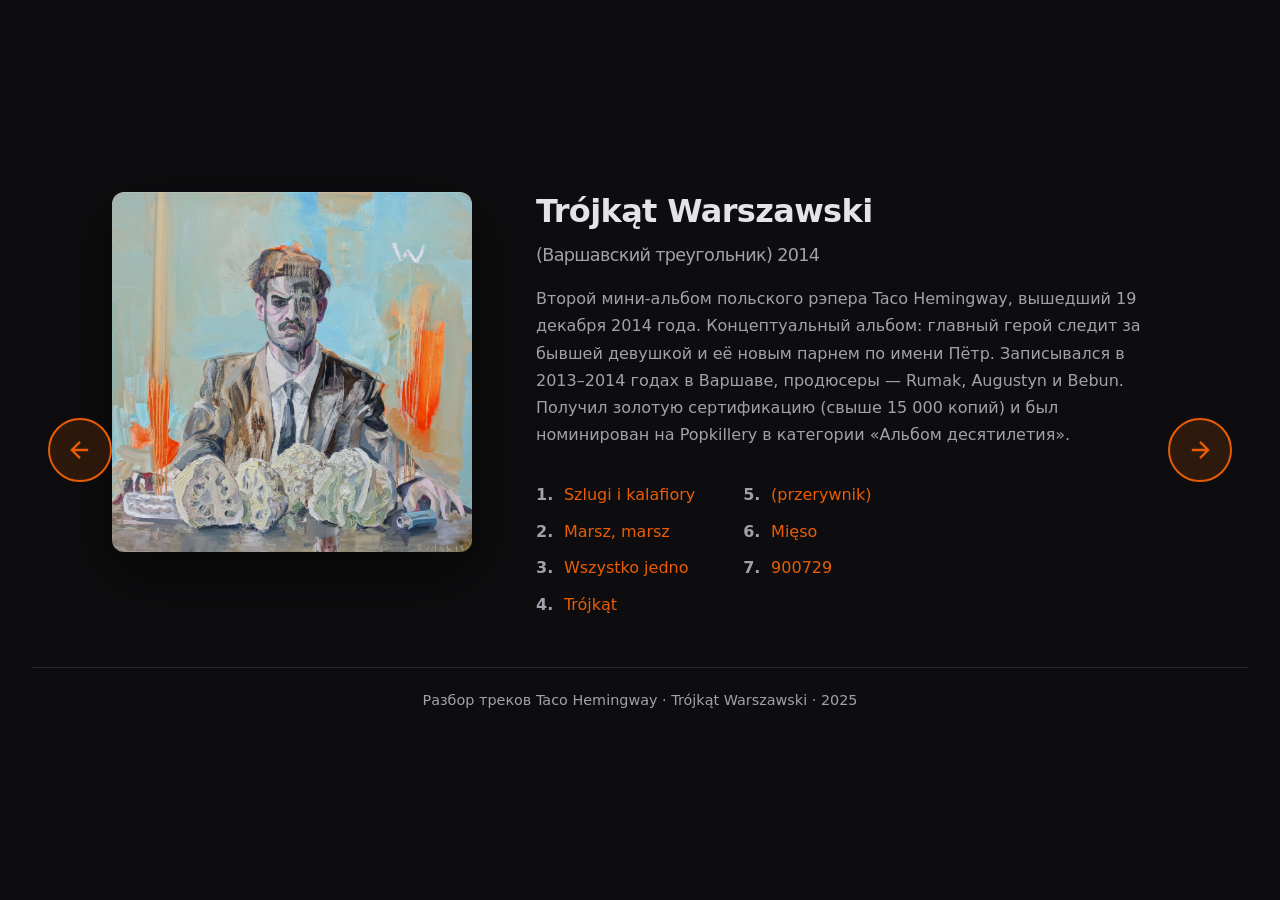
<file: album.html>
<!DOCTYPE html>
<html lang="ru">
<head>
  <meta charset="UTF-8">
  <meta name="viewport" content="width=device-width, initial-scale=1.0">
  <title>Trójkąt Warszawski — Разбор треков</title>
  <link rel="stylesheet" href="styles.css">
</head>
<body>
  <section class="album-page visible" style="display: flex;">
    <a href="index.html" class="nav-arrow nav-arrow-left" aria-label="Назад">
      <svg viewBox="0 0 24 24" fill="none" stroke="currentColor" stroke-width="2">
        <path d="M19 12H5M12 19l-7-7 7-7"/>
      </svg>
    </a>
    <a href="szlugi-i-kalafiory.html" class="nav-arrow nav-arrow-right" aria-label="К первому треку">
      <svg viewBox="0 0 24 24" fill="none" stroke="currentColor" stroke-width="2">
        <path d="M5 12h14M12 5l7 7-7 7"/>
      </svg>
    </a>

    <div class="album-content">
      <div class="album-cover">
        <img src="trojkat warszawski/Okładka - Geniusz Piotr Dudek.jpg" alt="Trójkąt Warszawski">
      </div>
      <div class="album-info">
        <h1 class="album-title">Trójkąt Warszawski<br><span class="album-subtitle">(Варшавский треугольник) 2014</span></h1>
        <p class="album-description">
          Второй мини-альбом польского рэпера Taco Hemingway, вышедший 19 декабря 2014 года. Концептуальный альбом: главный герой следит за бывшей девушкой и её новым парнем по имени Пётр. Записывался в 2013–2014 годах в Варшаве, продюсеры — Rumak, Augustyn и Bebun. Получил золотую сертификацию (свыше 15 000 копий) и был номинирован на Popkillery в категории «Альбом десятилетия».
        </p>
        <div class="track-list track-list-by-column">
          <div class="track-list-col">
            <a href="szlugi-i-kalafiory.html" class="track-link"><span class="track-num">1.</span> Szlugi i kalafiory</a>
            <a href="marsz-marsz.html" class="track-link"><span class="track-num">2.</span> Marsz, marsz</a>
            <a href="wszystko-jedno.html" class="track-link"><span class="track-num">3.</span> Wszystko jedno</a>
            <a href="trojkat.html" class="track-link"><span class="track-num">4.</span> Trójkąt</a>
          </div>
          <div class="track-list-col">
            <a href="przerywnik.html" class="track-link"><span class="track-num">5.</span> (przerywnik)</a>
            <a href="mieso.html" class="track-link"><span class="track-num">6.</span> Mięso</a>
            <a href="900729.html" class="track-link"><span class="track-num">7.</span> 900729</a>
          </div>
        </div>
      </div>
    </div>

    <footer class="site-footer">
      <p>Разбор треков Taco Hemingway · Trójkąt Warszawski · 2025</p>
    </footer>
  </section>
</body>
</html>
</file>
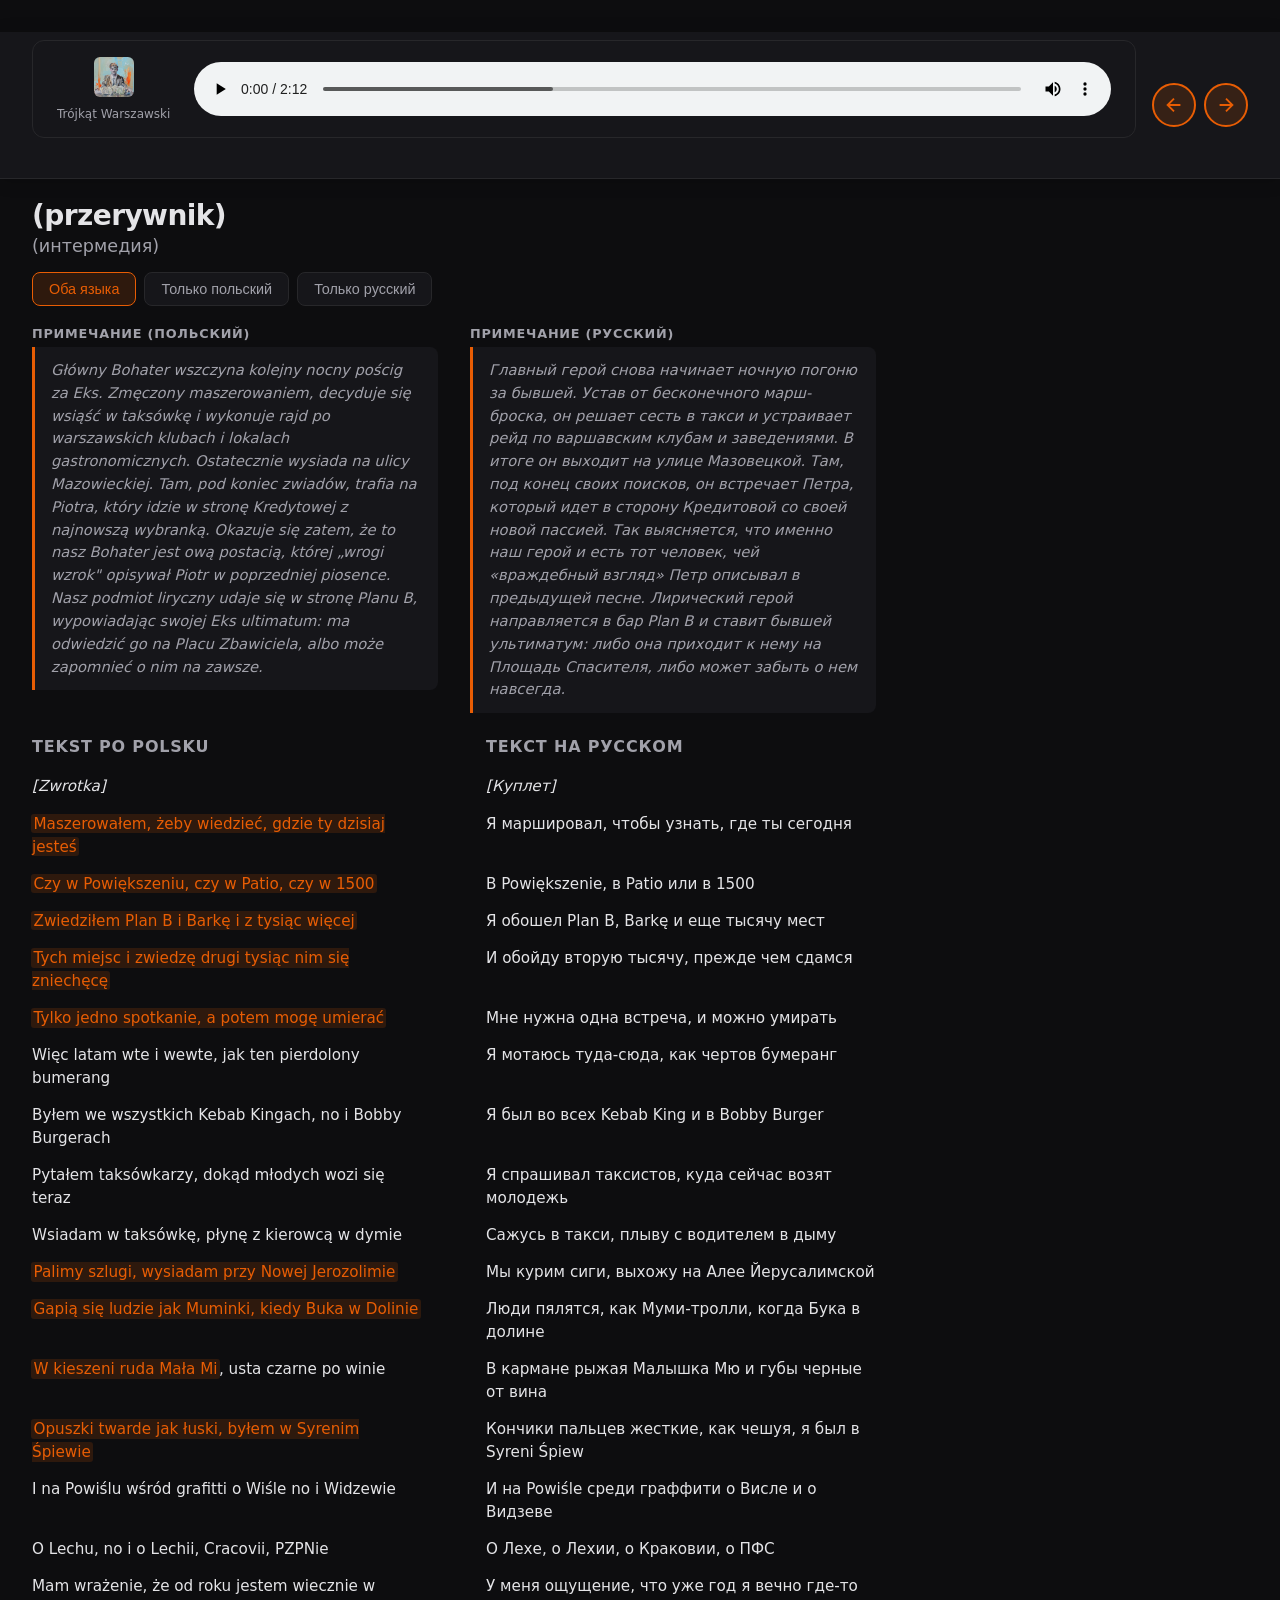
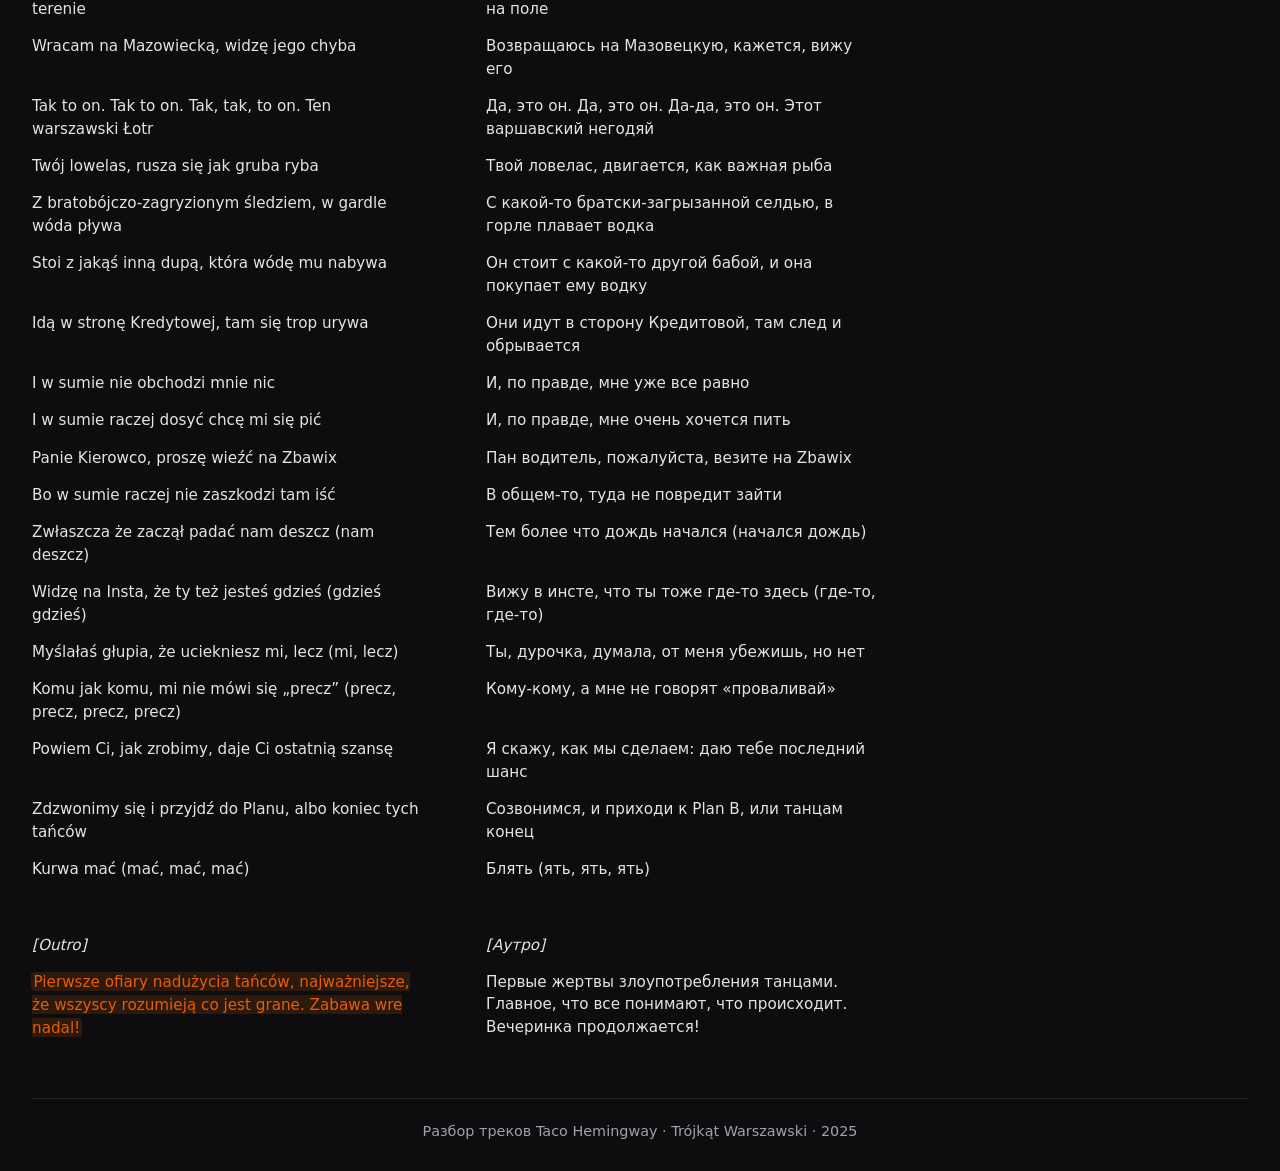
<file: przerywnik.html>
<!DOCTYPE html>
<html lang="ru">
<head>
  <meta charset="UTF-8">
  <meta name="viewport" content="width=device-width, initial-scale=1.0">
  <title>(интермедия) — Разбор треков</title>
  <link rel="stylesheet" href="styles.css">
</head>
<body class="view-both">
  <section class="track-section visible" style="display: block;">
    <header class="track-top-bar">
      <div class="player-bar player-bar-inline">
        <div class="player-album-block">
          <div class="player-album-art">
            <img src="trojkat%20warszawski/Ok%C5%82adka%20-%20Geniusz%20Piotr%20Dudek.jpg" alt="Обложка">
          </div>
          <a href="album.html" class="track-album-link">Trójkąt Warszawski</a>
        </div>
        <div class="player-controls">
          <audio controls style="max-width: 100%; flex: 1;">
            <source src="trojkat%20warszawski/05%20-%20Taco%20Hemingway%20-%20(Przerywnik)%20-%202024%20Remaster.mp3" type="audio/mpeg">
          </audio>
        </div>
      </div>
      <nav class="track-nav" aria-label="Навигация по трекам">
        <a href="trojkat.html" class="nav-arrow nav-arrow-left" aria-label="Предыдущий трек">
          <svg viewBox="0 0 24 24" fill="none" stroke="currentColor" stroke-width="2"><path d="M19 12H5M12 19l-7-7 7-7"/></svg>
        </a>
        <a href="mieso.html" class="nav-arrow nav-arrow-right" aria-label="Следующий трек">
          <svg viewBox="0 0 24 24" fill="none" stroke="currentColor" stroke-width="2"><path d="M5 12h14M12 5l7 7-7 7"/></svg>
        </a>
      </nav>
    </header>
    <div class="track-content-main">
    <h1 class="track-page-title">(przerywnik)</h1>
    <p class="track-subtitle">(интермедия)</p>
    <div class="content-wrapper" id="contentWrapper">
      <div class="lyrics-main">
        <div class="view-toggles" role="tablist" aria-label="Режим отображения текста">
          <button type="button" class="view-toggle active" data-view="both" aria-pressed="true">Оба языка</button>
          <button type="button" class="view-toggle" data-view="pol" aria-pressed="false">Только польский</button>
          <button type="button" class="view-toggle" data-view="ru" aria-pressed="false">Только русский</button>
        </div>
        
        <div class="notes-block">
          <div class="note-block note-pl">
            <h4 class="note-label">Примечание (польский)</h4>
            <blockquote class="lyrics-note">Główny Bohater wszczyna kolejny nocny pościg za Eks. Zmęczony maszerowaniem, decyduje się wsiąść w taksówkę i wykonuje rajd po warszawskich klubach i lokalach gastronomicznych. Ostatecznie wysiada na ulicy Mazowieckiej. Tam, pod koniec zwiadów, trafia na Piotra, który idzie w stronę Kredytowej z najnowszą wybranką. Okazuje się zatem, że to nasz Bohater jest ową postacią, której „wrogi wzrok&quot; opisywał Piotr w poprzedniej piosence. Nasz podmiot liryczny udaje się w stronę Planu B, wypowiadając swojej Eks ultimatum: ma odwiedzić go na Placu Zbawiciela, albo może zapomnieć o nim na zawsze.</blockquote>
          </div>
          <div class="note-block note-ru">
            <h4 class="note-label">Примечание (русский)</h4>
            <blockquote class="lyrics-note">Главный герой снова начинает ночную погоню за бывшей. Устав от бесконечного марш-броска, он решает сесть в такси и устраивает рейд по варшавским клубам и заведениями. В итоге он выходит на улице Мазовецкой. Там, под конец своих поисков, он встречает Петра, который идет в сторону Кредитовой со своей новой пассией. Так выясняется, что именно наш герой и есть тот человек, чей «враждебный взгляд» Петр описывал в предыдущей песне. Лирический герой направляется в бар Plan B и ставит бывшей ультиматум: либо она приходит к нему на Площадь Спасителя, либо может забыть о нем навсегда.</blockquote>
          </div>
        </div>
        <div class="lyrics-columns lyrics-paired" id="lyricsColumns">
          <div class="lyrics-paired-headers">
            <h3 class="lyrics-line-pl">Tekst po polsku</h3>
            <h3 class="lyrics-line-ru">Текст на русском</h3>
          </div>
          <div class="lyrics-text" id="lyricsPolish"><div class="lyrics-part">
<div class="lyrics-line-pair"><div class="lyrics-line-pl"><p><em>[Zwrotka]</em></p></div><div class="lyrics-line-ru"><p><em>[Куплет]</em></p></div></div>
<div class="lyrics-line-pair"><div class="lyrics-line-pl"><p><span class="keyword" data-key="1">Maszerowałem, żeby wiedzieć, gdzie ty dzisiaj jesteś</span></p></div><div class="lyrics-line-ru"><p>Я маршировал, чтобы узнать, где ты сегодня</p></div></div>
<div class="lyrics-line-pair"><div class="lyrics-line-pl"><p><span class="keyword" data-key="2">Czy w Powiększeniu, czy w Patio, czy w 1500</span></p></div><div class="lyrics-line-ru"><p>В Powiększenie, в Patio или в 1500</p></div></div>
<div class="lyrics-line-pair"><div class="lyrics-line-pl"><p><span class="keyword" data-key="3">Zwiedziłem Plan B i Barkę i z tysiąc więcej</span></p></div><div class="lyrics-line-ru"><p>Я обошел Plan B, Barkę и еще тысячу мест</p></div></div>
<div class="lyrics-line-pair"><div class="lyrics-line-pl"><p><span class="keyword" data-key="4">Tych miejsc i zwiedzę drugi tysiąc nim się zniechęcę</span></p></div><div class="lyrics-line-ru"><p>И обойду вторую тысячу, прежде чем сдамся</p></div></div>
<div class="lyrics-line-pair"><div class="lyrics-line-pl"><p><span class="keyword" data-key="5">Tylko jedno spotkanie, a potem mogę umierać</span></p></div><div class="lyrics-line-ru"><p>Мне нужна одна встреча, и можно умирать</p></div></div>
<div class="lyrics-line-pair"><div class="lyrics-line-pl"><p>Więc latam wte i wewte, jak ten pierdolony bumerang</p></div><div class="lyrics-line-ru"><p>Я мотаюсь туда-сюда, как чертов бумеранг</p></div></div>
<div class="lyrics-line-pair"><div class="lyrics-line-pl"><p>Byłem we wszystkich Kebab Kingach, no i Bobby Burgerach</p></div><div class="lyrics-line-ru"><p>Я был во всех Kebab King и в Bobby Burger</p></div></div>
<div class="lyrics-line-pair"><div class="lyrics-line-pl"><p>Pytałem taksówkarzy, dokąd młodych wozi się teraz</p></div><div class="lyrics-line-ru"><p>Я спрашивал таксистов, куда сейчас возят молодежь</p></div></div>
<div class="lyrics-line-pair"><div class="lyrics-line-pl"><p>Wsiadam w taksówkę, płynę z kierowcą w dymie</p></div><div class="lyrics-line-ru"><p>Сажусь в такси, плыву с водителем в дыму</p></div></div>
<div class="lyrics-line-pair"><div class="lyrics-line-pl"><p><span class="keyword" data-key="6">Palimy szlugi, wysiadam przy Nowej Jerozolimie</span></p></div><div class="lyrics-line-ru"><p>Мы курим сиги, выхожу на Алее Йерусалимской</p></div></div>
<div class="lyrics-line-pair"><div class="lyrics-line-pl"><p><span class="keyword" data-key="7">Gapią się ludzie jak Muminki, kiedy Buka w Dolinie</span></p></div><div class="lyrics-line-ru"><p>Люди пялятся, как Муми-тролли, когда Бука в долине</p></div></div>
<div class="lyrics-line-pair"><div class="lyrics-line-pl"><p><span class="keyword" data-key="8">W kieszeni ruda Mała Mi</span>, usta czarne po winie</p></div><div class="lyrics-line-ru"><p>В кармане рыжая Малышка Мю и губы черные от вина</p></div></div>
<div class="lyrics-line-pair"><div class="lyrics-line-pl"><p><span class="keyword" data-key="9">Opuszki twarde jak łuski, byłem w Syrenim Śpiewie</span></p></div><div class="lyrics-line-ru"><p>Кончики пальцев жесткие, как чешуя, я был в Syreni Śpiew</p></div></div>
<div class="lyrics-line-pair"><div class="lyrics-line-pl"><p>I na Powiślu wśród grafitti o Wiśle no i Widzewie</p></div><div class="lyrics-line-ru"><p>И на Powiśle среди граффити о Висле и о Видзеве</p></div></div>
<div class="lyrics-line-pair"><div class="lyrics-line-pl"><p>O Lechu, no i o Lechii, Cracovii, PZPNie</p></div><div class="lyrics-line-ru"><p>О Лехе, о Лехии, о Краковии, о ПФС</p></div></div>
<div class="lyrics-line-pair"><div class="lyrics-line-pl"><p>Mam wrażenie, że od roku jestem wiecznie w terenie</p></div><div class="lyrics-line-ru"><p>У меня ощущение, что уже год я вечно где-то на поле</p></div></div>
<div class="lyrics-line-pair"><div class="lyrics-line-pl"><p>Wracam na Mazowiecką, widzę jego chyba</p></div><div class="lyrics-line-ru"><p>Возвращаюсь на Мазовецкую, кажется, вижу его</p></div></div>
<div class="lyrics-line-pair"><div class="lyrics-line-pl"><p>Tak to on. Tak to on. Tak, tak, to on. Ten warszawski Łotr</p></div><div class="lyrics-line-ru"><p>Да, это он. Да, это он. Да-да, это он. Этот варшавский негодяй</p></div></div>
<div class="lyrics-line-pair"><div class="lyrics-line-pl"><p>Twój lowelas, rusza się jak gruba ryba</p></div><div class="lyrics-line-ru"><p>Твой ловелас, двигается, как важная рыба</p></div></div>
<div class="lyrics-line-pair"><div class="lyrics-line-pl"><p>Z bratobójczo-zagryzionym śledziem, w gardle wóda pływa</p></div><div class="lyrics-line-ru"><p>С какой-то братски-загрызанной селдью, в горле плавает водка</p></div></div>
<div class="lyrics-line-pair"><div class="lyrics-line-pl"><p>Stoi z jakąś inną dupą, która wódę mu nabywa</p></div><div class="lyrics-line-ru"><p>Он стоит с какой-то другой бабой, и она покупает ему водку</p></div></div>
<div class="lyrics-line-pair"><div class="lyrics-line-pl"><p>Idą w stronę Kredytowej, tam się trop urywa</p></div><div class="lyrics-line-ru"><p>Они идут в сторону Кредитовой, там след и обрывается</p></div></div>
<div class="lyrics-line-pair"><div class="lyrics-line-pl"><p>I w sumie nie obchodzi mnie nic</p></div><div class="lyrics-line-ru"><p>И, по правде, мне уже все равно</p></div></div>
<div class="lyrics-line-pair"><div class="lyrics-line-pl"><p>I w sumie raczej dosyć chcę mi się pić</p></div><div class="lyrics-line-ru"><p>И, по правде, мне очень хочется пить</p></div></div>
<div class="lyrics-line-pair"><div class="lyrics-line-pl"><p>Panie Kierowco, proszę wieźć na Zbawix</p></div><div class="lyrics-line-ru"><p>Пан водитель, пожалуйста, везите на Zbawix</p></div></div>
<div class="lyrics-line-pair"><div class="lyrics-line-pl"><p>Bo w sumie raczej nie zaszkodzi tam iść</p></div><div class="lyrics-line-ru"><p>В общем-то, туда не повредит зайти</p></div></div>
<div class="lyrics-line-pair"><div class="lyrics-line-pl"><p>Zwłaszcza że zaczął padać nam deszcz (nam deszcz)</p></div><div class="lyrics-line-ru"><p>Тем более что дождь начался (начался дождь)</p></div></div>
<div class="lyrics-line-pair"><div class="lyrics-line-pl"><p>Widzę na Insta, że ty też jesteś gdzieś (gdzieś gdzieś)</p></div><div class="lyrics-line-ru"><p>Вижу в инсте, что ты тоже где-то здесь (где-то, где-то)</p></div></div>
<div class="lyrics-line-pair"><div class="lyrics-line-pl"><p>Myślałaś głupia, że uciekniesz mi, lecz (mi, lecz)</p></div><div class="lyrics-line-ru"><p>Ты, дурочка, думала, от меня убежишь, но нет</p></div></div>
<div class="lyrics-line-pair"><div class="lyrics-line-pl"><p>Komu jak komu, mi nie mówi się „precz” (precz, precz, precz, precz)</p></div><div class="lyrics-line-ru"><p>Кому-кому, а мне не говорят «проваливай»</p></div></div>
<div class="lyrics-line-pair"><div class="lyrics-line-pl"><p>Powiem Ci, jak zrobimy, daje Ci ostatnią szansę</p></div><div class="lyrics-line-ru"><p>Я скажу, как мы сделаем: даю тебе последний шанс</p></div></div>
<div class="lyrics-line-pair"><div class="lyrics-line-pl"><p>Zdzwonimy się i przyjdź do Planu, albo koniec tych tańców</p></div><div class="lyrics-line-ru"><p>Созвонимся, и приходи к Plan B, или танцам конец</p></div></div>
<div class="lyrics-line-pair"><div class="lyrics-line-pl"><p>Kurwa mać (mać, mać, mać)</p></div><div class="lyrics-line-ru"><p>Блять (ять, ять, ять)</p></div></div>
<div class="lyrics-line-pair"><div class="lyrics-line-pl"><p></p></div><div class="lyrics-line-ru"><p></p></div></div>
</div>
<div class="lyrics-part">
<div class="lyrics-line-pair"><div class="lyrics-line-pl"><p><em>[Outro]</em></p></div><div class="lyrics-line-ru"><p><em>[Аутро]</em></p></div></div>
<div class="lyrics-line-pair"><div class="lyrics-line-pl"><p><span class="keyword" data-key="10">Pierwsze ofiary nadużycia tańców, najważniejsze, że wszyscy rozumieją co jest grane. Zabawa wre nadal!</span></p></div><div class="lyrics-line-ru"><p>Первые жертвы злоупотребления танцами. Главное, что все понимают, что происходит. Вечеринка продолжается!</p></div></div>
</div></div>
      </div>
      </div>
      <aside class="reference-panel" id="referencePanel">
        <div class="reference-header">
          <h4 id="referenceTitle">Справка</h4>
          <button class="close-reference" id="closeReference" aria-label="Закрыть">×</button>
        </div>
        <div class="reference-content" id="referenceContent">
          <p class="reference-placeholder">Кликни на выделенное слово в тексте, чтобы увидеть справку.</p>
        </div>
      </aside>
    
    </div>
    <footer class="site-footer">
      <p>Разбор треков Taco Hemingway · Trójkąt Warszawski · 2025</p>
    </footer>
  </section>
        <script>
var referencesPl = {
  1: { title: "Maszerowałem, żeby wiedzieć, gdzie ty dzisiaj jesteś", text: "Bohater opisuje, co robił w poprzedniej części EPki, czyli na przykład w utworrze Marsz, marsz Szukał on swojej eks po całej Warszawie, zwiedzał miejsca, które wspomina w następnych wersach.", url: "https://genius.com/7255042/Taco-hemingway-przerywnik/Maszerowaem-zeby-wiedziec-gdzie-ty-dzisiaj-jestes" },
  2: { title: "Czy w Powiększeniu, czy w Patio, czy w 1500", text: "Taco kolejno wymienia tutaj warszawskie kluby: Powiększenie Patio 1500m2", url: "https://genius.com/5153166/Taco-hemingway-przerywnik/Czy-w-powiekszeniu-czy-w-patio-czy-w-1500" },
  3: { title: "Zwiedziłem Plan B i Barkę i z tysiąc więcej", text: "Mamy kolejne dwa warszawskie kluby: Plan B Barka", url: "https://genius.com/5153187/Taco-hemingway-przerywnik/Zwiedziem-plan-b-i-barke-i-z-tysiac-wiecej" },
  4: { title: "Tych miejsc i zwiedzę drugi tysiąc nim się zniechęcę", text: "Póki się nie zniechęci do bohaterki to może zrobić dla niej wszystko", url: "https://genius.com/35114497/Taco-hemingway-przerywnik/Tych-miejsc-i-zwiedze-drugi-tysiac-nim-sie-zniechece" },
  5: { title: "Tylko jedno spotkanie, a potem mogę umierać", text: "Dla Filipa liczy się tylko spotkanie z EX a potem może umierać", url: "https://genius.com/35114499/Taco-hemingway-przerywnik/Tylko-jedno-spotkanie-a-potem-moge-umierac" },
  6: { title: "Palimy szlugi, wysiadam przy Nowej Jerozolimie", text: "Taksówkarz zawiózł bohatera do kolejnego warszawskiego klubu – Nowa Jerozolima", url: "https://genius.com/7255057/Taco-hemingway-przerywnik/Palimy-szlugi-wysiadam-przy-nowej-jerozolimie" },
  7: { title: "Gapią się ludzie jak Muminki, kiedy Buka w Dolinie", text: "Ludzie widząc bohatera wysiadającego z taksówki mają wrogie spojrzenie niczym Muminki, kiedy ich krainę nawiedza Buka (czarny charakter tej bajki). Poniżej fragment bajki ukazujący takie spojrzenie: https://www.youtube.com/watch?v=QeRodAoZLGk&feature=youtu.be&t=3m5s — Dolina Muminków to również nazwa klubu w Warszawie.", url: "https://genius.com/7208731/Taco-hemingway-przerywnik/Gapia-sie-ludzie-jak-muminki-kiedy-buka-w-dolinie" },
  8: { title: "W kieszeni ruda Mała Mi", text: "Bynajmniej nie chodzi tu o żołądkową gorzką. Ruda to bohaterka głównej historii przedstawionej w EP-ce, eks głównego bohatera. Ma ją w kieszeni w telefonie, wypisuje do niej wiadomości na fejsie i obserwuje jej instagram.", url: "https://genius.com/7208687/Taco-hemingway-przerywnik/W-kieszeni-ruda-maa-mi" },
  9: { title: "Opuszki twarde jak łuski, byłem w Syrenim Śpiewie", text: "Syreni Śpiew – kolejny bardzo klimatyczny warszawski klub (dobry wybór, Taco!)", url: "https://genius.com/7255065/Taco-hemingway-przerywnik/Opuszki-twarde-jak-uski-byem-w-syrenim-spiewie" },
  10: { title: "Pierwsze ofiary nadużycia tańców, najważniejsze, że wszyscy …", text: "https://youtu.be/NQu6v-zpavM?t=1m28s", url: "https://genius.com/7255084/Taco-hemingway-przerywnik/Pierwsze-ofiary-naduzycia-tancow-najwazniejsze-ze-wszyscy-rozumieja-co-jest-grane-zabawa-wre-nadal" }
};
var referencesRu = {
  
};
  </script>
  <script src="track.js"></script>
</body>
</html>
</file>
<file: styles.css>
* {
  margin: 0;
  padding: 0;
  box-sizing: border-box;
}

:root {
  --bg-dark: #0d0d0f;
  --bg-card: #16161a;
  /* Trójkąt Warszawski: оранжевые акценты с обложки */
  --accent: #e85d04;
  --accent-dim: rgba(232, 93, 4, 0.15);
  --text: #e4e4e7;
  --text-muted: #a1a1aa;
  --border: #27272a;
}

body {
  font-family: 'Segoe UI', system-ui, -apple-system, sans-serif;
  background: var(--bg-dark);
  color: var(--text);
  min-height: 100vh;
  overflow-x: hidden;
}

/* Landing */
.landing {
  position: relative;
  min-height: 100vh;
  display: flex;
  align-items: center;
  justify-content: center;
  padding: 2rem;
  position: relative;
  transition: opacity 0.6s ease, transform 0.6s ease;
}

.landing.hidden {
  opacity: 0;
  pointer-events: none;
  position: absolute;
  top: 0;
  left: 0;
  right: 0;
  transform: translateX(-100%);
}

.landing-content {
  display: flex;
  gap: 4rem;
  align-items: center;
  max-width: 1100px;
  margin-right: 5rem;
}

.rapper-photo img {
  width: 360px;
  height: 450px;
  object-fit: cover;
  border-radius: 12px;
  box-shadow: 0 20px 60px rgba(0,0,0,0.5);
}

.landing-text {
  max-width: 420px;
}

.landing-text h1 {
  font-size: 2.2rem;
  font-weight: 700;
  margin-bottom: 1rem;
  letter-spacing: -0.02em;
}

.landing-text p {
  color: var(--text-muted);
  line-height: 1.7;
  margin-bottom: 0.8rem;
}

/* Круглые стрелки */
.nav-arrow {
  position: absolute;
  top: 50%;
  transform: translateY(-50%);
  width: 64px;
  height: 64px;
  border-radius: 50%;
  border: 2px solid var(--accent);
  background: var(--accent-dim);
  color: var(--accent);
  cursor: pointer;
  display: flex;
  align-items: center;
  justify-content: center;
  transition: background 0.3s, transform 0.3s;
}

.nav-arrow:hover {
  background: var(--accent);
  color: white;
  transform: translateY(-50%) scale(1.05);
}

.nav-arrow svg {
  width: 28px;
  height: 28px;
}

.nav-arrow-right {
  right: 3rem;
}

.nav-arrow-left {
  left: 3rem;
}

/* Страница альбома */
.album-page {
  min-height: 100vh;
  display: none;
  flex-direction: column;
  align-items: center;
  justify-content: center;
  padding: 2rem;
  position: relative;
  opacity: 0;
  transform: translateX(60px);
  transition: opacity 0.7s ease, transform 0.7s ease;
}

.album-page.visible {
  display: flex;
  opacity: 1;
  transform: translateX(0);
}

.album-content {
  display: flex;
  gap: 4rem;
  align-items: flex-start;
  max-width: 1100px;
  margin: 0 5rem;
}

.album-cover img {
  width: 360px;
  height: 360px;
  object-fit: cover;
  border-radius: 12px;
  box-shadow: 0 20px 60px rgba(0, 0, 0, 0.5);
}

.album-info {
  flex: 1;
  min-width: 0;
}

.album-title {
  font-size: 2rem;
  font-weight: 700;
  line-height: 1.2;
  margin-bottom: 1rem;
  letter-spacing: -0.02em;
}

.album-subtitle {
  font-size: 1.1rem;
  font-weight: 500;
  color: var(--text-muted);
}

.album-description {
  color: var(--text-muted);
  line-height: 1.7;
  margin-bottom: 2rem;
}

.track-list {
  display: grid;
  grid-template-columns: 1fr 1fr;
  gap: 0.5rem 3rem;
}

/* Порядок: сначала столбец 1–4, потом столбец 5–7 */
.track-list-by-column {
  display: flex;
  gap: 3rem;
  flex-wrap: wrap;
}
.track-list-col {
  display: flex;
  flex-direction: column;
  gap: 0.5rem;
}
.track-num {
  color: var(--text-muted);
  font-weight: 600;
  margin-right: 0.35rem;
}

.track-link {
  color: var(--accent);
  text-decoration: none;
  padding: 0.3rem 0;
  transition: color 0.2s;
}

.track-link:hover {
  color: var(--text);
  text-decoration: underline;
}

/* Футер на странице альбома */
.site-footer {
  display: block;
  width: 100%;
  margin-top: 3rem;
  padding-top: 1.5rem;
  border-top: 1px solid var(--border);
  text-align: center;
  color: var(--text-muted);
  font-size: 0.9rem;
}
.site-footer p {
  margin: 0;
}

/* Блок с курсивом перед текстом песни — размер как у текста трека */
.lyrics-note {
  font-style: italic;
  color: var(--text-muted);
  font-size: 0.92rem;
  line-height: 1.55;
  margin: 0;
  padding: 0.75rem 1rem;
  background: var(--bg-card);
  border-left: 3px solid var(--accent);
  border-radius: 0 8px 8px 0;
}

/* Два блока примечаний: польский и русский — рядом как колонки текста */
.notes-block {
  display: flex;
  gap: 2rem;
  margin-bottom: 1.5rem;
  align-items: flex-start;
}
.note-block {
  flex: 1;
  min-width: 0;
}
.note-label {
  font-size: 0.8rem;
  font-weight: 600;
  color: var(--text-muted);
  text-transform: uppercase;
  letter-spacing: 0.06em;
  margin-bottom: 0.35rem;
}
.note-block .lyrics-note {
  margin-bottom: 0;
}

/* Смысловые части текста — отступ между куплетом, бриджем и т.д. */
.lyrics-part {
  margin-top: 1.5rem;
}
.lyrics-part:first-child {
  margin-top: 0;
}

/* Переключатель режима: только PL / только RU / оба */
.view-toggles {
  display: flex;
  gap: 0.5rem;
  margin-bottom: 1.25rem;
  flex-wrap: wrap;
}
.view-toggle {
  padding: 0.5rem 1rem;
  font-size: 0.9rem;
  border: 1px solid var(--border);
  background: var(--bg-card);
  color: var(--text-muted);
  border-radius: 8px;
  cursor: pointer;
  transition: background 0.2s, color 0.2s, border-color 0.2s;
}
.view-toggle:hover {
  color: var(--text);
  border-color: var(--text-muted);
}
.view-toggle.active {
  background: var(--accent-dim);
  color: var(--accent);
  border-color: var(--accent);
}
body.view-pol .note-ru,
body.view-ru .note-pl {
  display: none;
}
body.view-pol .lyrics-column-ru,
body.view-ru .lyrics-column-pl {
  display: none;
}
body.view-pol .lyrics-line-ru,
body.view-ru .lyrics-line-pl {
  display: none;
}
body.view-pol .lyrics-columns,
body.view-ru .lyrics-columns {
  grid-template-columns: 1fr;
  max-width: 42rem;
  margin-left: auto;
  margin-right: auto;
  width: 100%;
}
body.view-pol .lyrics-line-pair,
body.view-ru .lyrics-line-pair {
  grid-template-columns: 1fr;
}
body.view-pol .lyrics-paired-headers,
body.view-ru .lyrics-paired-headers {
  grid-template-columns: 1fr;
}
body.view-pol .lyrics-line-pl {
  border-right: none;
  padding-right: 0;
  margin-right: 0;
}
body.view-ru .lyrics-line-ru {
  padding-left: 0;
}

/* Track section */
.track-section {
  position: relative;
  min-height: 100vh;
  padding: 2rem;
  opacity: 0;
  transform: translateX(60px);
  transition: opacity 0.7s ease, transform 0.7s ease;
}

.track-section.visible {
  opacity: 1;
  transform: translateX(0);
  display: block;
}

.track-section {
  padding-bottom: 2rem;
}

.track-content-main {
  max-width: 100%;
  padding-top: 0.25rem;
}

.lyrics-main {
  flex: 1;
  min-width: 0;
}

/* Верхняя панель: на всю ширину секции, липкая при прокрутке */
.track-top-bar {
  display: flex;
  flex-direction: row;
  align-items: stretch;
  gap: 1rem;
  flex-wrap: wrap;
  position: sticky;
  top: 0;
  z-index: 100;
  width: calc(100% + 4rem);
  margin-left: -2rem;
  margin-right: -2rem;
  margin-bottom: 1rem;
  padding: 0.5rem 1rem;
  padding-left: 2rem;
  padding-right: 2rem;
  background: var(--bg-card);
  border-bottom: 1px solid var(--border);
  box-shadow: 0 2px 16px rgba(0, 0, 0, 0.2);
  min-height: 52px;
}

/* Блок обложки + кликабельное название альбома */
.player-album-block {
  display: flex;
  flex-direction: column;
  align-items: center;
  gap: 0.25rem;
  flex-shrink: 0;
  justify-content: center;
}
.player-album-block .track-album-link {
  font-size: 0.75rem;
  color: var(--text-muted);
  text-decoration: none;
  white-space: nowrap;
  max-width: 100%;
  overflow: hidden;
  text-overflow: ellipsis;
}
.player-album-block .track-album-link:hover {
  color: var(--accent);
}

/* Плеер и стрелки одного размера по высоте, в одном стиле */
.player-bar-inline {
  flex: 1;
  min-width: 0;
  margin-bottom: 0;
  padding: 0.2rem 0;
  min-height: 52px;
  display: flex;
  align-items: center;
  gap: 0.75rem;
}
.player-bar-inline .player-album-art img {
  width: 40px;
  height: 40px;
  border-radius: 6px;
}
.player-bar-inline .player-info {
  display: none;
}
.player-bar-inline .player-controls {
  flex: 1;
  min-width: 0;
}

.track-top-bar .track-nav {
  display: flex;
  justify-content: center;
  align-items: center;
  gap: 0.5rem;
  margin: 0;
  padding: 0;
  flex-shrink: 0;
  min-height: 52px;
}
.track-top-bar .track-nav .nav-arrow {
  position: static;
  transform: none;
  width: 44px;
  height: 44px;
  border: 2px solid var(--accent);
  background: var(--accent-dim);
  color: var(--accent);
  border-radius: 50%;
}
.track-top-bar .track-nav .nav-arrow svg {
  width: 22px;
  height: 22px;
}
.track-top-bar .track-nav .nav-arrow:hover {
  background: var(--accent);
  color: white;
  border-color: var(--accent);
  transform: scale(1.05);
}

.track-page-title {
  font-size: 1.75rem;
  font-weight: 700;
  margin-bottom: 0.25rem;
  letter-spacing: -0.02em;
  color: var(--text);
}

.track-subtitle {
  font-size: 1.1rem;
  color: var(--text-muted);
  margin: 0 0 1rem 0;
}

.track-section {
  display: none;
}

body.track-view .track-section {
  display: block;
}


/* Плеер */
.player-bar {
  display: flex;
  align-items: center;
  gap: 1.5rem;
  position: relative;
  background: var(--bg-card);
  border: 1px solid var(--border);
  border-radius: 12px;
  padding: 1rem 1.5rem;
  margin-bottom: 2rem;
  max-width: 100%;
}

.player-album-art img {
  width: 56px;
  height: 56px;
  border-radius: 8px;
  object-fit: cover;
}

.player-controls {
  display: flex;
  align-items: center;
  gap: 1rem;
  flex: 1;
}

.player-btn {
  width: 44px;
  height: 44px;
  border-radius: 50%;
  border: none;
  background: var(--accent);
  color: white;
  cursor: pointer;
  display: flex;
  align-items: center;
  justify-content: center;
  transition: background 0.2s, transform 0.2s;
}

.player-btn:hover {
  background: #f48c06;
  transform: scale(1.05);
}

.player-btn svg {
  width: 22px;
  height: 22px;
}

.icon-play.hidden,
.icon-pause.hidden {
  display: none;
}

.player-info {
  display: flex;
  flex-direction: column;
  gap: 0.2rem;
  align-items: flex-start;
}

.track-title {
  font-weight: 600;
  font-size: 1rem;
}

.album-button {
  margin-top: 0.15rem;
  padding: 0;
  border: none;
  background: transparent;
  color: var(--text-muted);
  font-size: 0.85rem;
  display: inline-flex;
  align-items: center;
  gap: 0.25rem;
  cursor: pointer;
}

.album-button:hover {
  color: var(--accent);
}

.album-button-caret {
  font-size: 0.7rem;
}

/* Выпадающее окно альбома в плеере */
.album-dropdown {
  position: absolute;
  top: 100%;
  right: 1.5rem;
  margin-top: 0.75rem;
  width: 220px;
  background: var(--bg-card);
  border: 1px solid var(--border);
  border-radius: 10px;
  box-shadow: 0 18px 40px rgba(0, 0, 0, 0.5);
  opacity: 0;
  transform: translateY(4px);
  pointer-events: none;
  transition: opacity 0.2s ease, transform 0.2s ease;
  z-index: 20;
}

.album-dropdown.open {
  opacity: 1;
  transform: translateY(0);
  pointer-events: auto;
}

.album-dropdown-header {
  padding: 0.75rem 0.9rem;
  border-bottom: 1px solid var(--border);
  font-size: 0.75rem;
  text-transform: uppercase;
  letter-spacing: 0.08em;
  color: var(--text-muted);
}

.album-dropdown-tracks {
  padding: 0.4rem 0.9rem 0.6rem;
  display: flex;
  flex-direction: column;
  gap: 0.2rem;
}

.album-dropdown .track-link {
  font-size: 0.9rem;
  padding: 0.25rem 0;
}

/* Контент: слева текст, справа панель сносок; футер всегда внизу */
.content-wrapper {
  display: flex;
  flex-direction: row;
  gap: 2rem;
  align-items: flex-start;
  width: 100%;
  position: relative;
}

.content-wrapper .lyrics-main {
  order: 1;
  flex: 1;
  min-width: 0;
}

.content-wrapper .reference-panel {
  order: 2;
  flex-shrink: 0;
}

.lyrics-columns {
  flex: 1;
  display: grid;
  grid-template-columns: 1fr 1fr;
  gap: 2rem;
  min-width: 0;
}

/* Парные строки: польский и русский друг напротив друга, строка в строку */
.lyrics-paired {
  display: flex;
  flex-direction: column;
  gap: 0;
  min-width: 0;
}
.lyrics-paired-headers {
  display: grid;
  grid-template-columns: 1fr 1fr;
  gap: 2rem;
  margin-bottom: 1rem;
}
.lyrics-paired-headers h3 {
  font-size: 1rem;
  font-weight: 600;
  color: var(--text-muted);
  margin: 0;
  text-transform: uppercase;
  letter-spacing: 0.05em;
}
.lyrics-line-pair {
  display: grid;
  grid-template-columns: 1fr 1fr;
  gap: 2rem;
  align-items: start;
  min-width: 0;
  padding: 0.2rem 0;
}
/* На десктопе: левая колонка — польский, правая — русский */
.lyrics-line-pl {
  padding-right: 1rem;
}
.lyrics-line-ru {
  padding-left: 1rem;
}
.lyrics-line-pl,
.lyrics-line-ru {
  min-width: 0;
}
.lyrics-line-pl p,
.lyrics-line-ru p {
  margin: 0;
  font-size: 0.95rem;
  line-height: 1.5;
}
.lyrics-line-pair p + p {
  margin-top: 0.25rem;
}

.lyrics-column h3 {
  font-size: 1rem;
  font-weight: 600;
  color: var(--text-muted);
  margin-bottom: 1rem;
  text-transform: uppercase;
  letter-spacing: 0.05em;
}

.lyrics-text {
  font-size: 0.95rem;
  line-height: 1.5;
}

.lyrics-text p {
  margin-bottom: 0.5rem;
}

/* Ключевые слова — фон в прямоугольнике */
.keyword {
  background: var(--accent-dim);
  color: var(--accent);
  padding: 0.05em 0.15em;
  margin: 0 -0.05em;
  border-radius: 3px;
  cursor: pointer;
  transition: background 0.2s, color 0.2s;
}

.keyword:hover {
  background: var(--accent);
  color: white;
}

/* Справочная панель — sticky-сайдбар, всегда резервирует место */
/* top и max-height пересчитываются в JS по высоте хедера */
.reference-panel {
  width: 340px;
  min-width: 240px;
  flex-shrink: 0;
  align-self: flex-start;
  position: sticky;
  top: 80px;
  max-height: calc(100vh - 90px);
  overflow-y: auto;
  visibility: hidden;
  pointer-events: none;
  background: var(--bg-card);
  border: 1px solid var(--border);
  border-radius: 12px;
  box-shadow: 0 4px 24px rgba(0, 0, 0, 0.35);
  transition: box-shadow 0.2s;
}

.reference-panel.open {
  visibility: visible;
  pointer-events: auto;
}

.reference-header {
  display: flex;
  justify-content: space-between;
  align-items: center;
  padding: 1rem 1.25rem;
  border-bottom: 1px solid var(--border);
}

.reference-header h4 {
  font-size: 1rem;
  font-weight: 700;
  color: var(--accent);
  text-transform: uppercase;
  letter-spacing: 0.04em;
  line-height: 1.3;
}
.reference-header h4.reference-phrase {
  text-transform: none;
  letter-spacing: 0;
}

.close-reference {
  width: 28px;
  height: 28px;
  border: none;
  background: transparent;
  color: var(--text-muted);
  font-size: 1.5rem;
  cursor: pointer;
  line-height: 1;
  padding: 0;
  transition: color 0.2s;
}

.close-reference:hover {
  color: var(--text);
}

.reference-content {
  padding: 1rem 1.1rem;
}

.reference-placeholder {
  color: var(--text-muted);
  font-size: 0.9rem;
}

.reference-content h5 {
  font-size: 1rem;
  margin-bottom: 0.5rem;
  color: var(--accent);
}

.reference-content p {
  font-size: 0.9rem;
  line-height: 1.6;
  color: var(--text-muted);
  margin-bottom: 1rem;
}
.reference-content p:last-child {
  margin-bottom: 0;
}
.reference-quote,
.reference-content blockquote {
  border-left: 3px solid var(--accent);
  padding-left: 0.85rem;
  margin: 0.75rem 0;
  font-size: 0.88rem;
  line-height: 1.55;
  color: var(--text-muted);
  font-style: italic;
}
.reference-content .reference-quote + .reference-video-wrap,
.reference-content p + .reference-video-wrap {
  margin-top: 1rem;
}

.reference-video-wrap {
  margin-top: 1rem;
}

.reference-video {
  position: relative;
  width: 100%;
  aspect-ratio: 16 / 9;
  overflow: hidden;
  border-radius: 8px;
  background: #111;
}

/* fallback для старых браузеров без aspect-ratio */
@supports not (aspect-ratio: 16 / 9) {
  .reference-video {
    height: 0;
    padding-bottom: 56.25%;
  }
}

.reference-video iframe {
  position: absolute;
  top: 0;
  left: 0;
  width: 100%;
  height: 100%;
  border: none;
  border-radius: 8px;
}

.reference-video-link {
  display: inline-block;
  margin-top: 0.5rem;
  font-size: 0.85rem;
  color: var(--accent);
  text-decoration: none;
}
.reference-video-link:hover {
  text-decoration: underline;
}

.reference-image-wrap {
  margin-top: 1rem;
}
.reference-image {
  max-width: 100%;
  height: auto;
  border-radius: 8px;
}

.track-album-link {
  font-size: 0.85rem;
  color: var(--text-muted);
  text-decoration: none;
  margin-top: 0.15rem;
}

.track-album-link:hover {
  color: var(--accent);
}

.track-nav {
  display: flex;
  justify-content: space-between;
  align-items: center;
  margin-top: 2rem;
  padding: 0 1rem;
}

/* Фиксированные кнопки навигации — всегда в зоне видимости */
.nav-arrow-fixed {
  position: fixed;
  left: 1.5rem;
  top: 50%;
  transform: translateY(-50%);
  z-index: 100;
}
.nav-arrow-fixed:hover {
  transform: translateY(-50%) scale(1.05);
}
.track-nav-fixed {
  position: fixed;
  bottom: 1.5rem;
  left: 50%;
  transform: translateX(-50%);
  margin-top: 0;
  padding: 0.5rem 1rem;
  gap: 2rem;
  background: var(--bg-card);
  border: 1px solid var(--border);
  border-radius: 999px;
  box-shadow: 0 8px 32px rgba(0, 0, 0, 0.4);
  z-index: 100;
}
.track-nav-fixed .nav-arrow {
  position: static;
  transform: none;
}
.track-nav-fixed .nav-arrow:hover {
  transform: scale(1.05);
}

.lyrics-placeholder {
  color: var(--text-muted);
  font-style: italic;
}

/* Адаптив */
@media (max-width: 640px) {
  .landing-content,
  .album-content {
    flex-direction: column;
    margin-right: 0;
    margin: 0;
  }

  .rapper-photo img {
    width: 280px;
    height: 350px;
  }

  .album-cover img {
    width: 280px;
    height: 280px;
  }

  .track-list {
    grid-template-columns: 1fr;
  }

  .nav-arrow-right {
    right: 1.5rem;
  }

  .nav-arrow-left {
    left: 1.5rem;
  }

  .lyrics-columns {
    grid-template-columns: 1fr;
  }

  .lyrics-line-pair,
  .lyrics-paired-headers {
    grid-template-columns: 1fr;
  }

  /* На мобильном: пара = один блок, польская строка сразу над русской */
  .lyrics-line-pair {
    gap: 0.5rem;
    padding: 0.6rem 0.75rem;
    margin-bottom: 0.5rem;
  }
  .lyrics-line-pair .lyrics-line-pl {
    padding-right: 0;
    padding-bottom: 0.35rem;
    border-right: none;
    margin-right: 0;
  }
  .lyrics-line-pair .lyrics-line-ru {
    padding-left: 0;
    padding-top: 0.35rem;
    color: var(--text-muted);
    font-size: 0.95em;
  }

  .content-wrapper {
    flex-direction: column;
  }

  .reference-panel {
    position: fixed;
    left: 0.5rem;
    right: 0.5rem;
    width: auto;
    min-width: 0;
    max-height: 55vh;
    top: auto;
    bottom: 0.5rem;
    border-radius: 12px 12px 8px 8px;
  }

  /* Мобильный хедер: плеер и стрелки в одну линию, компактно */
  .track-section {
    padding-left: 1rem;
    padding-right: 1rem;
    padding-bottom: 1.5rem;
  }
  .track-top-bar {
    flex-wrap: nowrap;
    padding: 0.4rem 0.75rem;
    padding-left: 1rem;
    padding-right: 1rem;
    margin-left: -1rem;
    margin-right: -1rem;
    width: calc(100% + 2rem);
    gap: 0.5rem;
    min-height: 48px;
  }
  .player-bar-inline {
    flex: 1;
    min-width: 0;
    min-height: 48px;
    padding: 0;
    gap: 0.5rem;
  }
  .player-bar-inline .player-album-art img {
    width: 36px;
    height: 36px;
  }
  .player-bar-inline .player-controls audio {
    min-width: 0;
  }
  .track-top-bar .track-nav {
    flex-shrink: 0;
    gap: 0.35rem;
    min-height: 48px;
  }
  .track-top-bar .track-nav .nav-arrow {
    width: 38px;
    height: 38px;
  }
  .track-top-bar .track-nav .nav-arrow svg {
    width: 18px;
    height: 18px;
  }
  .track-page-title {
    font-size: 1.4rem;
    margin-bottom: 1rem;
  }
}

/* Очень узкий экран: ещё компактнее */
@media (max-width: 480px) {
  .track-top-bar {
    padding: 0.35rem 0.5rem;
    padding-left: 0.75rem;
    padding-right: 0.75rem;
    margin-left: -0.75rem;
    margin-right: -0.75rem;
    width: calc(100% + 1.5rem);
    min-height: 44px;
  }
  .player-bar-inline {
    min-height: 44px;
  }
  .player-bar-inline .player-album-art img {
    width: 32px;
    height: 32px;
  }
  /* На очень узком экране название альбома под обложкой скрываем, чтобы влезло */
  .player-bar-inline .track-album-link {
    display: none;
  }
  .track-top-bar .track-nav {
    min-height: 44px;
  }
  .track-top-bar .track-nav .nav-arrow {
    width: 34px;
    height: 34px;
  }
  .track-top-bar .track-nav .nav-arrow svg {
    width: 16px;
    height: 16px;
  }
  .track-section {
    padding-left: 0.75rem;
    padding-right: 0.75rem;
  }
  .view-toggles {
    flex-wrap: wrap;
    gap: 0.35rem;
  }
  .view-toggle {
    padding: 0.35rem 0.6rem;
    font-size: 0.8rem;
  }
}
</file>
